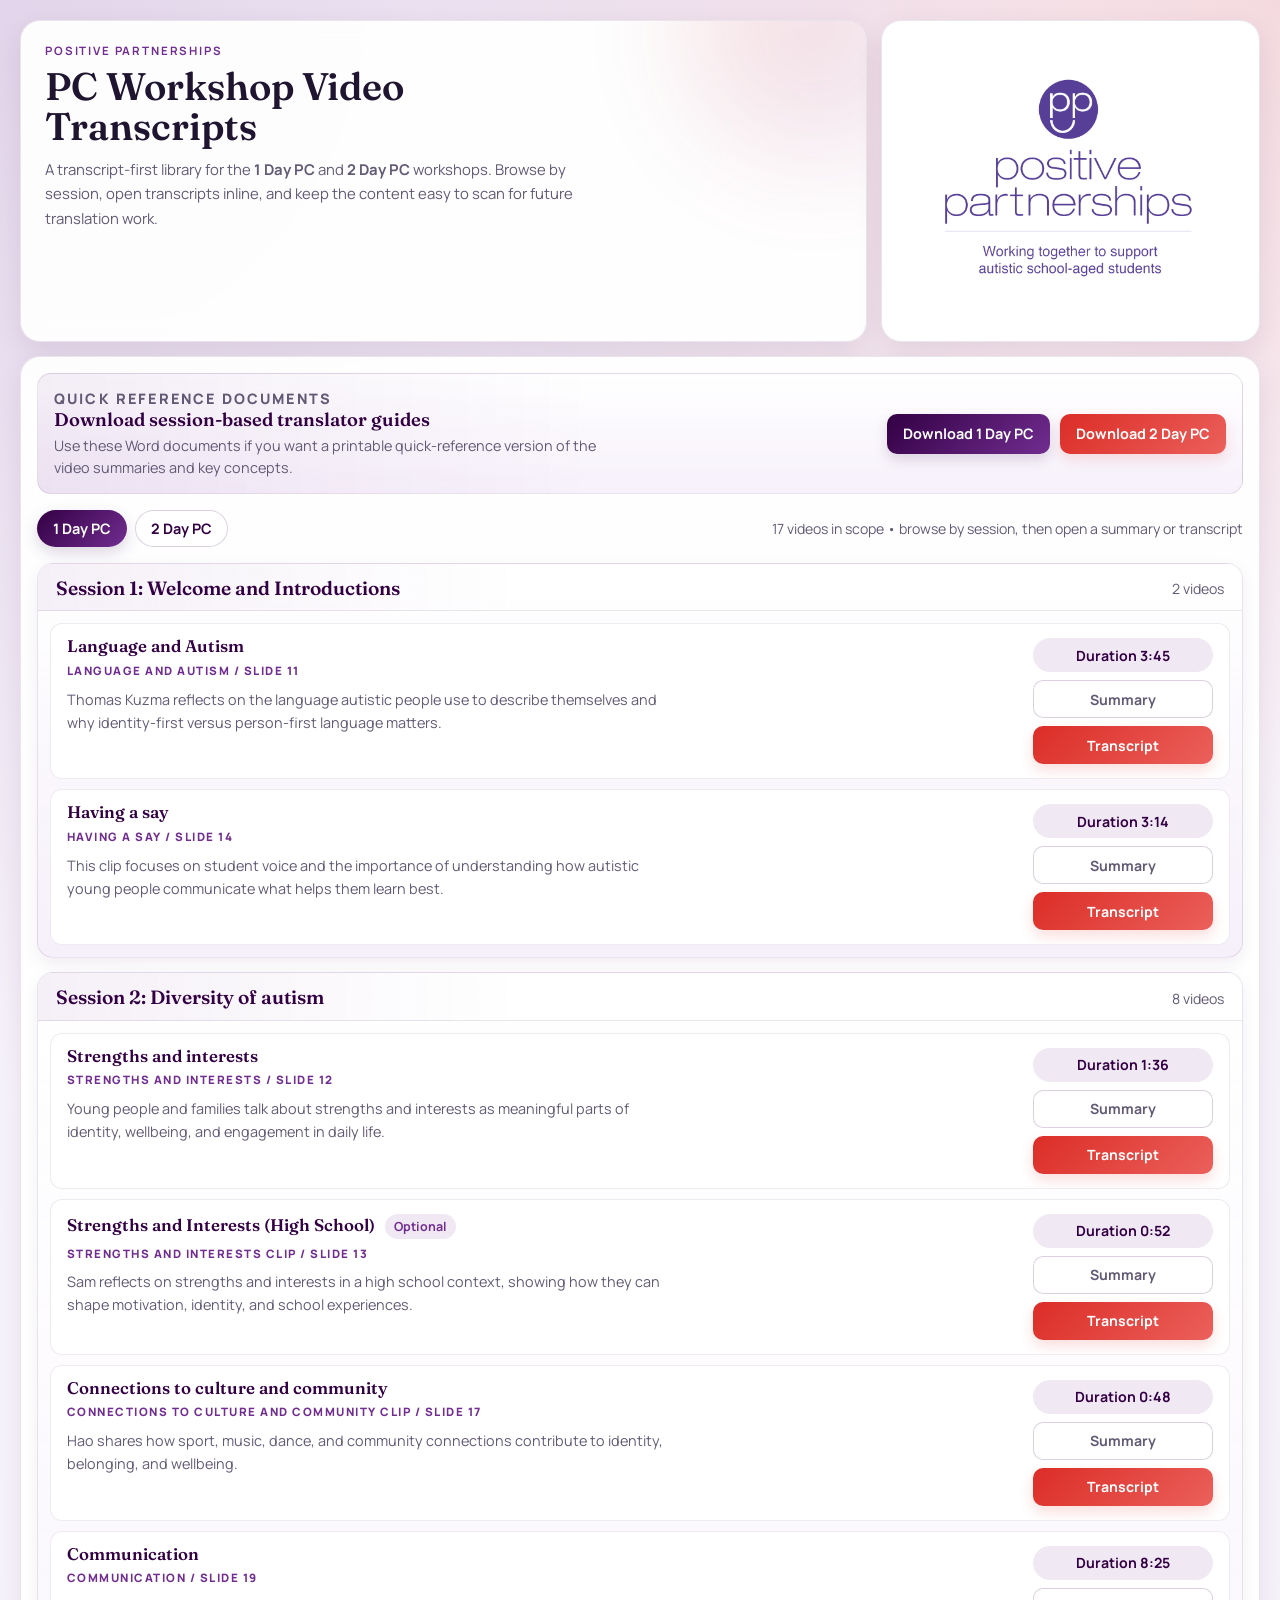
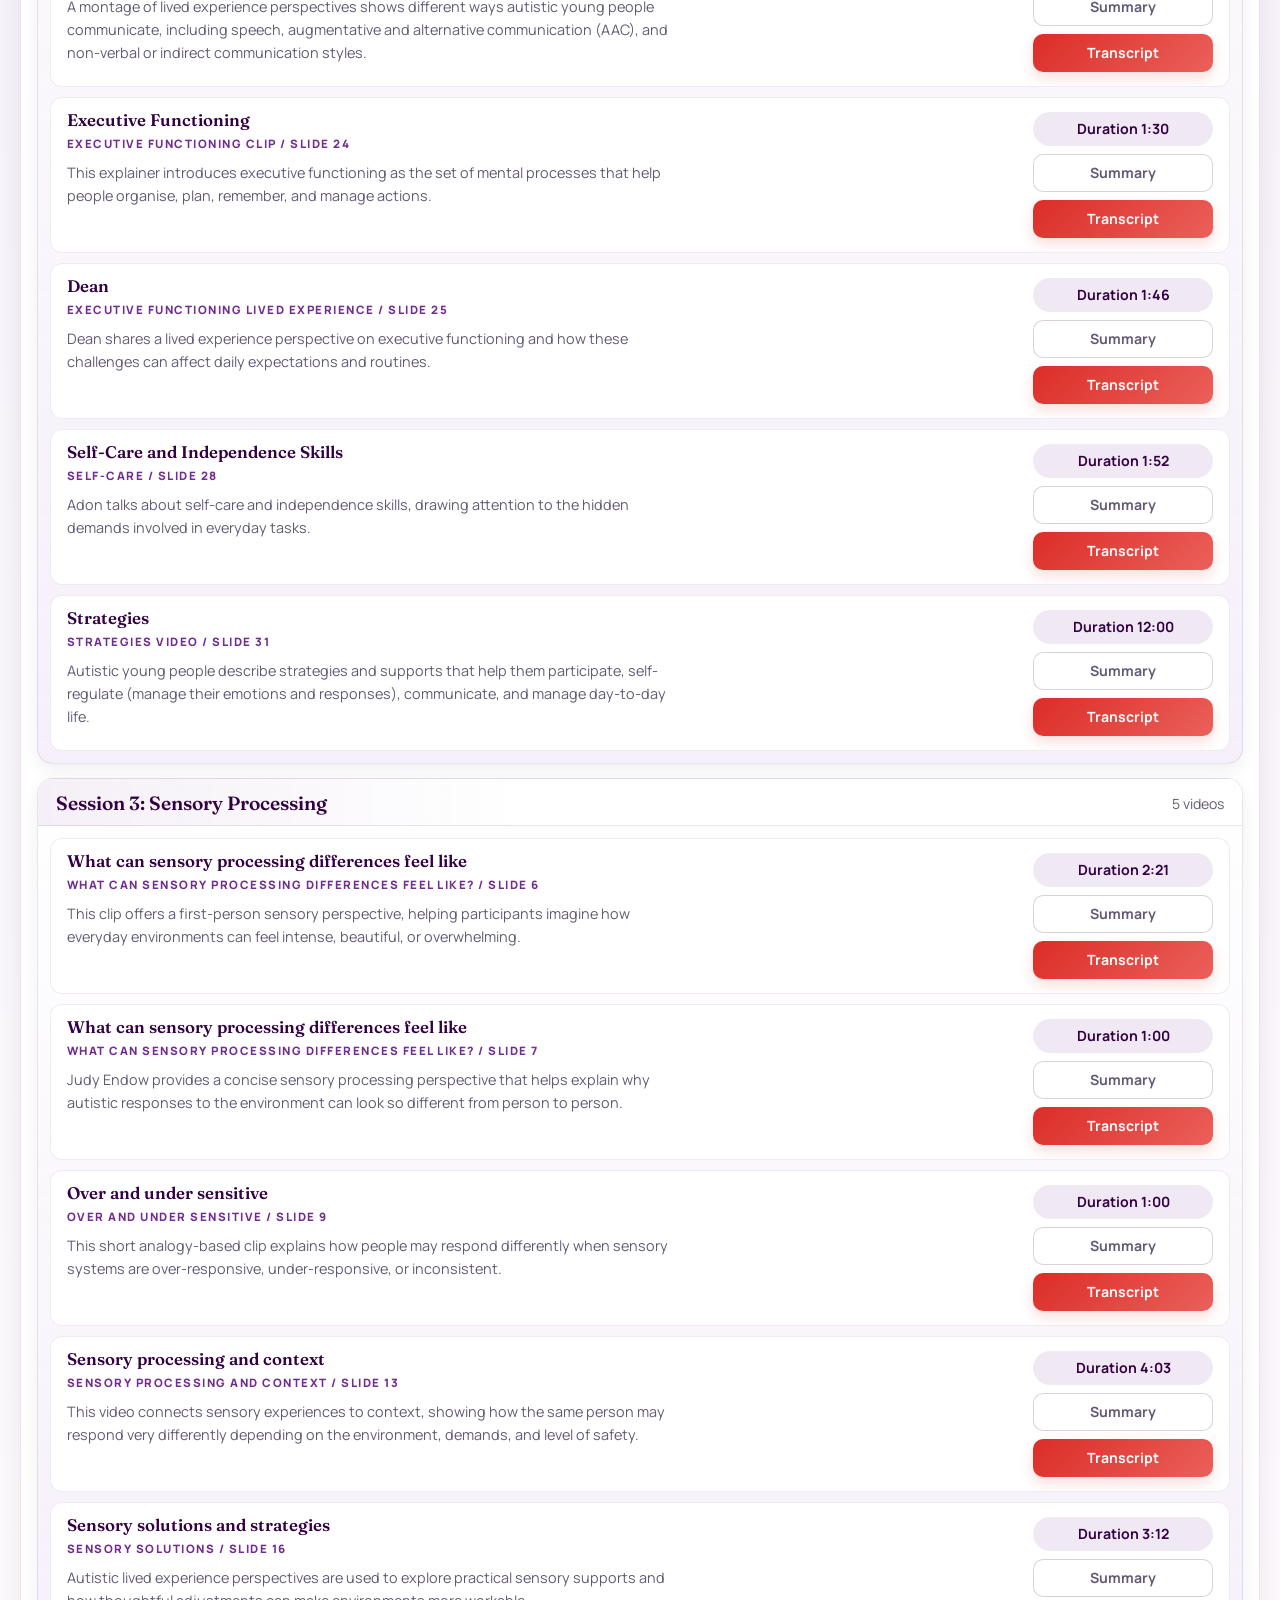
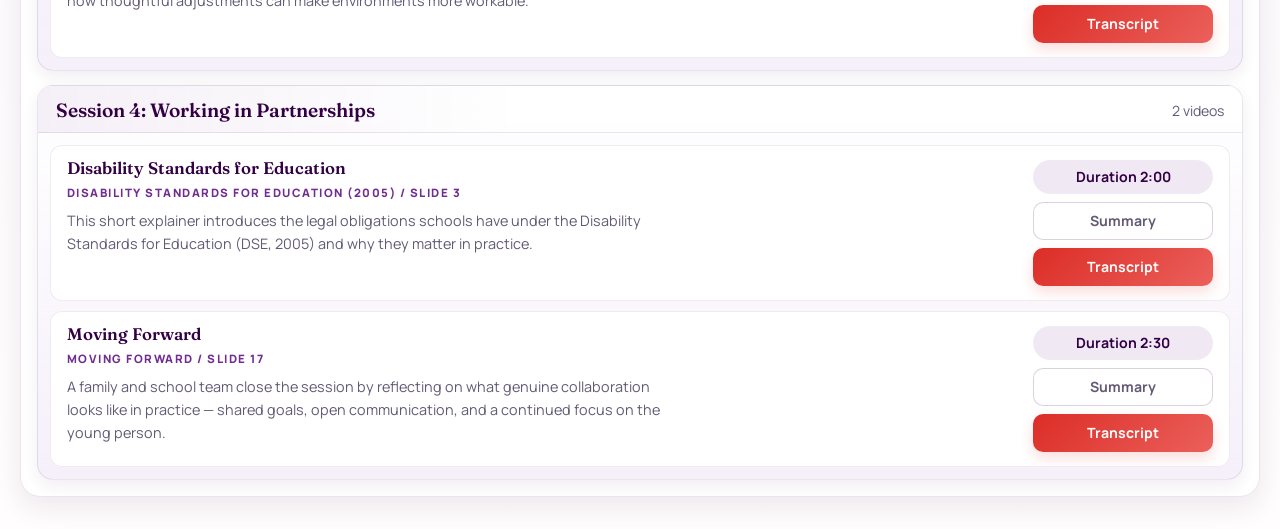
<file: index.html>
<!doctype html>
<html lang="en">
  <head>
    <meta charset="utf-8">
    <meta name="viewport" content="width=device-width, initial-scale=1">
    <title>Positive Partnerships PC Video Transcripts</title>
    <link rel="preconnect" href="https://fonts.googleapis.com">
    <link rel="preconnect" href="https://fonts.gstatic.com" crossorigin>
    <link href="https://fonts.googleapis.com/css2?family=Fraunces:opsz,wght@9..144,500;9..144,600&family=Manrope:wght@400;500;600;700&display=swap" rel="stylesheet">
    <link rel="stylesheet" href="styles.css">
  </head>
  <body>
    <div class="page-shell">
      <header class="hero">
        <div class="hero-copy">
          <p class="eyebrow">Positive Partnerships</p>
          <h1>PC Workshop Video Transcripts</h1>
          <p class="intro">
            A transcript-first library for the <strong>1 Day PC</strong> and <strong>2 Day PC</strong>
            workshops. Browse by session, open transcripts inline, and keep the content easy to scan for
            future translation work.
          </p>
        </div>
        <div class="hero-logo-panel">
          <img class="hero-logo" src="pp-square-logo.png" alt="Positive Partnerships logo">
        </div>
      </header>

      <main class="library-panel">
        <section class="downloads-panel" aria-label="Quick reference downloads">
          <div class="downloads-copy">
            <p class="downloads-kicker">Quick Reference Documents</p>
            <h2>Download session-based translator guides</h2>
            <p>
              Use these Word documents if you want a printable quick-reference version of the video
              summaries and key concepts.
            </p>
          </div>
          <div class="downloads-actions">
            <a class="download-button" href="1%20Day%20PC%20Video%20Quick%20Reference.docx" download>
              Download 1 Day PC
            </a>
            <a class="download-button secondary" href="2%20Day%20PC%20Video%20Quick%20Reference.docx" download>
              Download 2 Day PC
            </a>
          </div>
        </section>

        <div class="toolbar">
          <div class="workshop-switch" id="workshop-switch"></div>
          <div class="toolbar-meta" id="toolbar-meta"></div>
        </div>

        <div class="session-list" id="video-list"></div>
      </main>
    </div>

    <template id="video-row-template">
      <article class="video-row">
        <div class="video-row-main">
          <div class="video-copy">
            <div class="video-heading">
              <h3 class="video-title"></h3>
            </div>
            <p class="video-slide"></p>
            <p class="video-brief"></p>
          </div>

          <div class="video-actions">
            <span class="duration-pill"></span>
            <button class="summary-button" type="button" disabled>Summary Soon</button>
            <button class="transcript-button" type="button">Open Transcript</button>
          </div>
        </div>

        <div class="transcript-drawer" hidden>
          <div class="transcript-head">
            <div>
              <p class="transcript-kicker"></p>
              <h4 class="transcript-title"></h4>
              <p class="transcript-meta"></p>
            </div>
            <button class="close-drawer" type="button">Close</button>
          </div>
          <div class="drawer-body"></div>
        </div>
      </article>
    </template>

    <script src="app.js"></script>
  </body>
</html>
</file>
<file: styles.css>
:root {
  --bg: #f7f3fb;
  --bg-soft: #f1e8f8;
  --surface: rgba(255, 255, 255, 0.94);
  --surface-strong: #ffffff;
  --ink: #1f1530;
  --muted: #625a74;
  --line: rgba(51, 0, 68, 0.1);
  --line-strong: rgba(51, 0, 68, 0.18);
  --brand-plum: #330044;
  --brand-purple: #712d90;
  --brand-red: #dc2d27;
  --brand-red-soft: rgba(220, 45, 39, 0.1);
  --brand-purple-soft: rgba(113, 45, 144, 0.1);
  --success-soft: rgba(25, 135, 84, 0.12);
  --success: #198754;
  --shadow-lg: 0 10px 28px rgba(51, 0, 68, 0.09);
  --shadow-md: 0 6px 16px rgba(51, 0, 68, 0.07);
}

* {
  box-sizing: border-box;
}

html {
  scroll-behavior: smooth;
}

body {
  margin: 0;
  color: var(--ink);
  font-family: "Manrope", "Segoe UI", sans-serif;
  background:
    radial-gradient(circle at top left, rgba(113, 45, 144, 0.16), transparent 28%),
    radial-gradient(circle at top right, rgba(220, 45, 39, 0.13), transparent 22%),
    linear-gradient(180deg, #f8f4fb 0%, var(--bg) 42%, #fffdfd 100%);
}

button,
input,
select,
textarea {
  font: inherit;
}

.page-shell {
  width: min(1240px, calc(100% - 32px));
  margin: 0 auto;
  padding: 20px 0 32px;
}

.hero {
  display: grid;
  grid-template-columns: minmax(0, 1.45fr) minmax(220px, 0.65fr);
  gap: 14px;
  align-items: stretch;
  margin-bottom: 14px;
}

.hero-copy,
.hero-logo-panel,
.library-panel {
  background: var(--surface);
  border: 1px solid var(--line);
  border-radius: 20px;
  box-shadow: var(--shadow-lg);
  backdrop-filter: blur(12px);
}

.hero-copy {
  padding: 22px 24px;
  position: relative;
  overflow: hidden;
}

.hero-copy::after {
  content: "";
  position: absolute;
  width: 260px;
  height: 260px;
  right: -80px;
  top: -120px;
  border-radius: 50%;
  background: linear-gradient(135deg, rgba(220, 45, 39, 0.92), rgba(113, 45, 144, 0.85));
  filter: blur(56px);
  opacity: 0.14;
  pointer-events: none;
}

.hero-logo-panel {
  padding: 20px;
  display: flex;
  align-items: center;
  justify-content: center;
  background: #ffffff;
}

.eyebrow,
.transcript-kicker {
  margin: 0 0 8px;
  text-transform: uppercase;
  letter-spacing: 0.16em;
  font-size: 0.72rem;
  font-weight: 700;
}

.eyebrow {
  color: var(--brand-purple);
}

h1,
h2,
h3,
h4 {
  margin: 0;
  line-height: 1.05;
}

h1,
h2,
h3,
h4,
.session-title {
  font-family: "Fraunces", Georgia, serif;
  font-weight: 600;
}

h1 {
  font-size: clamp(1.8rem, 3vw, 2.6rem);
  max-width: 14ch;
}

.intro {
  max-width: 62ch;
  margin: 10px 0 0;
  color: var(--muted);
  line-height: 1.65;
  font-size: 0.93rem;
}

.hero-logo {
  display: block;
  width: min(100%, 280px);
  height: auto;
}

.library-panel {
  padding: 16px;
}

.downloads-panel {
  display: flex;
  justify-content: space-between;
  align-items: center;
  gap: 14px;
  padding: 14px 16px;
  margin-bottom: 16px;
  border-radius: 14px;
  border: 1px solid var(--line);
  background:
    linear-gradient(90deg, rgba(113, 45, 144, 0.08), transparent 46%),
    linear-gradient(180deg, rgba(255, 255, 255, 0.98), rgba(246, 240, 250, 0.96));
}

.downloads-copy h2 {
  font-size: 1.15rem;
  color: var(--brand-plum);
  margin-bottom: 5px;
}

.downloads-copy p {
  margin: 0;
  color: var(--muted);
  line-height: 1.55;
  font-size: 0.9rem;
  max-width: 64ch;
}

.downloads-kicker {
  margin: 0 0 6px;
  text-transform: uppercase;
  letter-spacing: 0.15em;
  font-size: 0.72rem;
  font-weight: 800;
  color: var(--brand-purple);
}

.downloads-actions {
  display: flex;
  gap: 10px;
  flex-wrap: wrap;
  flex: 0 0 auto;
}

.download-button {
  display: inline-flex;
  align-items: center;
  justify-content: center;
  min-height: 40px;
  padding: 0 16px;
  border-radius: 10px;
  text-decoration: none;
  font-size: 0.9rem;
  font-weight: 700;
  color: #fff;
  background: linear-gradient(135deg, var(--brand-plum), var(--brand-purple));
  box-shadow: 0 6px 14px rgba(51, 0, 68, 0.14);
  transition: transform 140ms ease, box-shadow 140ms ease;
}

.download-button.secondary {
  background: linear-gradient(135deg, var(--brand-red), #eb605b);
  box-shadow: 0 6px 14px rgba(220, 45, 39, 0.14);
}

.download-button:hover {
  transform: translateY(-1px);
}

.toolbar {
  display: flex;
  justify-content: space-between;
  align-items: center;
  gap: 12px;
  margin-bottom: 16px;
  flex-wrap: wrap;
}

.workshop-switch {
  display: inline-flex;
  gap: 8px;
  flex-wrap: wrap;
}

.switch-button,
.transcript-button,
.summary-button,
.close-drawer {
  border: 0;
  cursor: pointer;
  transition: transform 140ms ease, box-shadow 140ms ease, background-color 140ms ease;
}

.switch-button {
  border-radius: 999px;
  padding: 9px 16px;
  font-size: 0.9rem;
  color: var(--brand-plum);
  background: #fff;
  box-shadow: inset 0 0 0 1px var(--line-strong);
  font-weight: 700;
}

.switch-button.active {
  color: #fff;
  background: linear-gradient(135deg, var(--brand-plum), var(--brand-purple));
  box-shadow: 0 6px 16px rgba(51, 0, 68, 0.16);
}

.toolbar-meta {
  color: var(--muted);
  font-size: 0.88rem;
}

.session-list {
  display: flex;
  flex-direction: column;
  gap: 14px;
}

.session-group {
  border-radius: 16px;
  border: 1px solid var(--line);
  background: linear-gradient(180deg, rgba(255, 255, 255, 0.98), rgba(244, 237, 249, 0.86));
  box-shadow: var(--shadow-md);
  overflow: hidden;
}

.session-header {
  display: flex;
  justify-content: space-between;
  align-items: end;
  gap: 12px;
  padding: 14px 18px 12px;
  border-bottom: 1px solid var(--line);
  background:
    linear-gradient(90deg, rgba(113, 45, 144, 0.07), transparent 40%),
    linear-gradient(180deg, rgba(255, 255, 255, 0.96), rgba(255, 255, 255, 0.7));
}

.session-title {
  font-size: clamp(1.05rem, 1.5vw, 1.3rem);
  color: var(--brand-plum);
}

.session-count {
  margin: 0;
  color: var(--muted);
  font-size: 0.88rem;
}

.session-cards {
  display: flex;
  flex-direction: column;
  gap: 10px;
  padding: 12px;
}

.video-row {
  border-radius: 12px;
  border: 1px solid rgba(51, 0, 68, 0.08);
  background: var(--surface-strong);
  overflow: hidden;
}

.video-row.is-open {
  border-color: rgba(113, 45, 144, 0.22);
  box-shadow: 0 8px 20px rgba(113, 45, 144, 0.07);
}

.video-row-main {
  display: grid;
  grid-template-columns: minmax(0, 1fr) auto;
  gap: 16px;
  align-items: start;
  padding: 14px 16px;
}

.video-copy {
  min-width: 0;
}

.video-heading {
  display: flex;
  flex-wrap: wrap;
  align-items: center;
  gap: 8px 10px;
  margin-bottom: 6px;
}

.video-title {
  font-size: 1.05rem;
  color: var(--brand-plum);
}

.video-badges {
  display: flex;
  gap: 6px;
  flex-wrap: wrap;
}

.badge {
  display: inline-flex;
  align-items: center;
  gap: 5px;
  border-radius: 999px;
  padding: 4px 9px;
  font-size: 0.78rem;
  font-weight: 700;
}

.badge.optional {
  color: var(--brand-purple);
  background: var(--brand-purple-soft);
}

.badge.available {
  color: var(--success);
  background: var(--success-soft);
}

.badge.missing {
  color: var(--brand-red);
  background: var(--brand-red-soft);
}

.video-slide,
.video-brief,
.session-note,
.transcript-meta,
.transcript-note {
  margin: 0;
  color: var(--muted);
  line-height: 1.6;
}

.video-slide {
  margin-bottom: 7px;
  text-transform: uppercase;
  letter-spacing: 0.13em;
  font-size: 0.72rem;
  font-weight: 800;
  color: var(--brand-purple);
}

.video-brief {
  max-width: 68ch;
  font-size: 0.9rem;
}

.video-notes,
.transcript-notes {
  display: flex;
  flex-direction: column;
  gap: 7px;
}

.session-note,
.transcript-note {
  padding-left: 12px;
  border-left: 3px solid var(--brand-red);
  font-size: 0.88rem;
}

.video-actions {
  display: flex;
  flex-direction: column;
  align-items: stretch;
  gap: 8px;
  min-width: 180px;
}

.duration-pill {
  display: inline-flex;
  justify-content: center;
  align-items: center;
  min-height: 34px;
  padding: 6px 12px;
  border-radius: 999px;
  background: var(--brand-purple-soft);
  color: var(--brand-plum);
  font-size: 0.88rem;
  font-weight: 700;
}

.transcript-button,
.summary-button,
.close-drawer {
  min-height: 38px;
  border-radius: 10px;
  font-size: 0.88rem;
  font-weight: 700;
}

.transcript-button {
  color: #fff;
  background: linear-gradient(135deg, var(--brand-red), #eb605b);
  box-shadow: 0 6px 14px rgba(220, 45, 39, 0.16);
}

.summary-button {
  color: var(--muted);
  background: transparent;
  box-shadow: inset 0 0 0 1px var(--line-strong);
}

.summary-button:disabled {
  cursor: not-allowed;
  opacity: 0.7;
}

.close-drawer {
  color: var(--brand-plum);
  background: #fff;
  box-shadow: inset 0 0 0 1px var(--line);
  padding: 0 14px;
}

.switch-button:hover,
.transcript-button:hover,
.close-drawer:hover {
  transform: translateY(-1px);
}

.transcript-drawer {
  padding: 0 16px 16px;
  border-top: 1px solid rgba(51, 0, 68, 0.08);
  background:
    linear-gradient(180deg, rgba(113, 45, 144, 0.06), rgba(255, 255, 255, 0.98)),
    linear-gradient(90deg, rgba(220, 45, 39, 0.05), transparent 34%);
}

.transcript-head {
  display: flex;
  justify-content: space-between;
  gap: 12px;
  align-items: start;
  padding: 14px 0 12px;
}

.drawer-body {
  display: flex;
  flex-direction: column;
  gap: 12px;
}

.transcript-kicker {
  margin: 0 0 6px;
  color: var(--brand-purple);
}

.transcript-title {
  font-size: 1.2rem;
  color: var(--brand-plum);
  margin-bottom: 6px;
}

.transcript-body {
  display: flex;
  flex-direction: column;
  gap: 12px;
  max-height: 460px;
  overflow: auto;
  padding-right: 8px;
}

.summary-list {
  margin: 0;
  padding-left: 20px;
  color: var(--ink);
  line-height: 1.7;
  font-size: 0.93rem;
}

.summary-list li + li {
  margin-top: 7px;
}

.transcript-block {
  padding-top: 12px;
  border-top: 1px solid var(--line);
}

.transcript-block:first-child {
  padding-top: 0;
  border-top: 0;
}

.speaker-label {
  display: inline-block;
  margin-bottom: 7px;
  color: var(--brand-red);
  font-size: 0.76rem;
  font-weight: 800;
  letter-spacing: 0.12em;
  text-transform: uppercase;
}

.transcript-paragraph {
  margin: 0;
  line-height: 1.8;
  font-size: 0.93rem;
}

.empty-state {
  padding: 22px;
  border: 1px dashed var(--line-strong);
  border-radius: 16px;
  color: var(--muted);
  background: rgba(255, 255, 255, 0.52);
}

@media (max-width: 960px) {
  .hero {
    grid-template-columns: 1fr;
  }

  .downloads-panel {
    flex-direction: column;
    align-items: start;
  }

  .video-row-main {
    grid-template-columns: 1fr;
  }

  .video-actions {
    min-width: 0;
  }

  .transcript-head,
  .session-header {
    flex-direction: column;
    align-items: start;
  }
}

@media (max-width: 640px) {
  .page-shell {
    width: min(100% - 20px, 1240px);
  }

  .hero-copy,
  .hero-logo-panel,
  .library-panel {
    border-radius: 16px;
  }

  .hero-copy,
  .hero-logo-panel,
  .library-panel,
  .session-header,
  .session-cards,
  .video-row-main,
  .transcript-drawer {
    padding-left: 14px;
    padding-right: 14px;
  }
}
</file>
